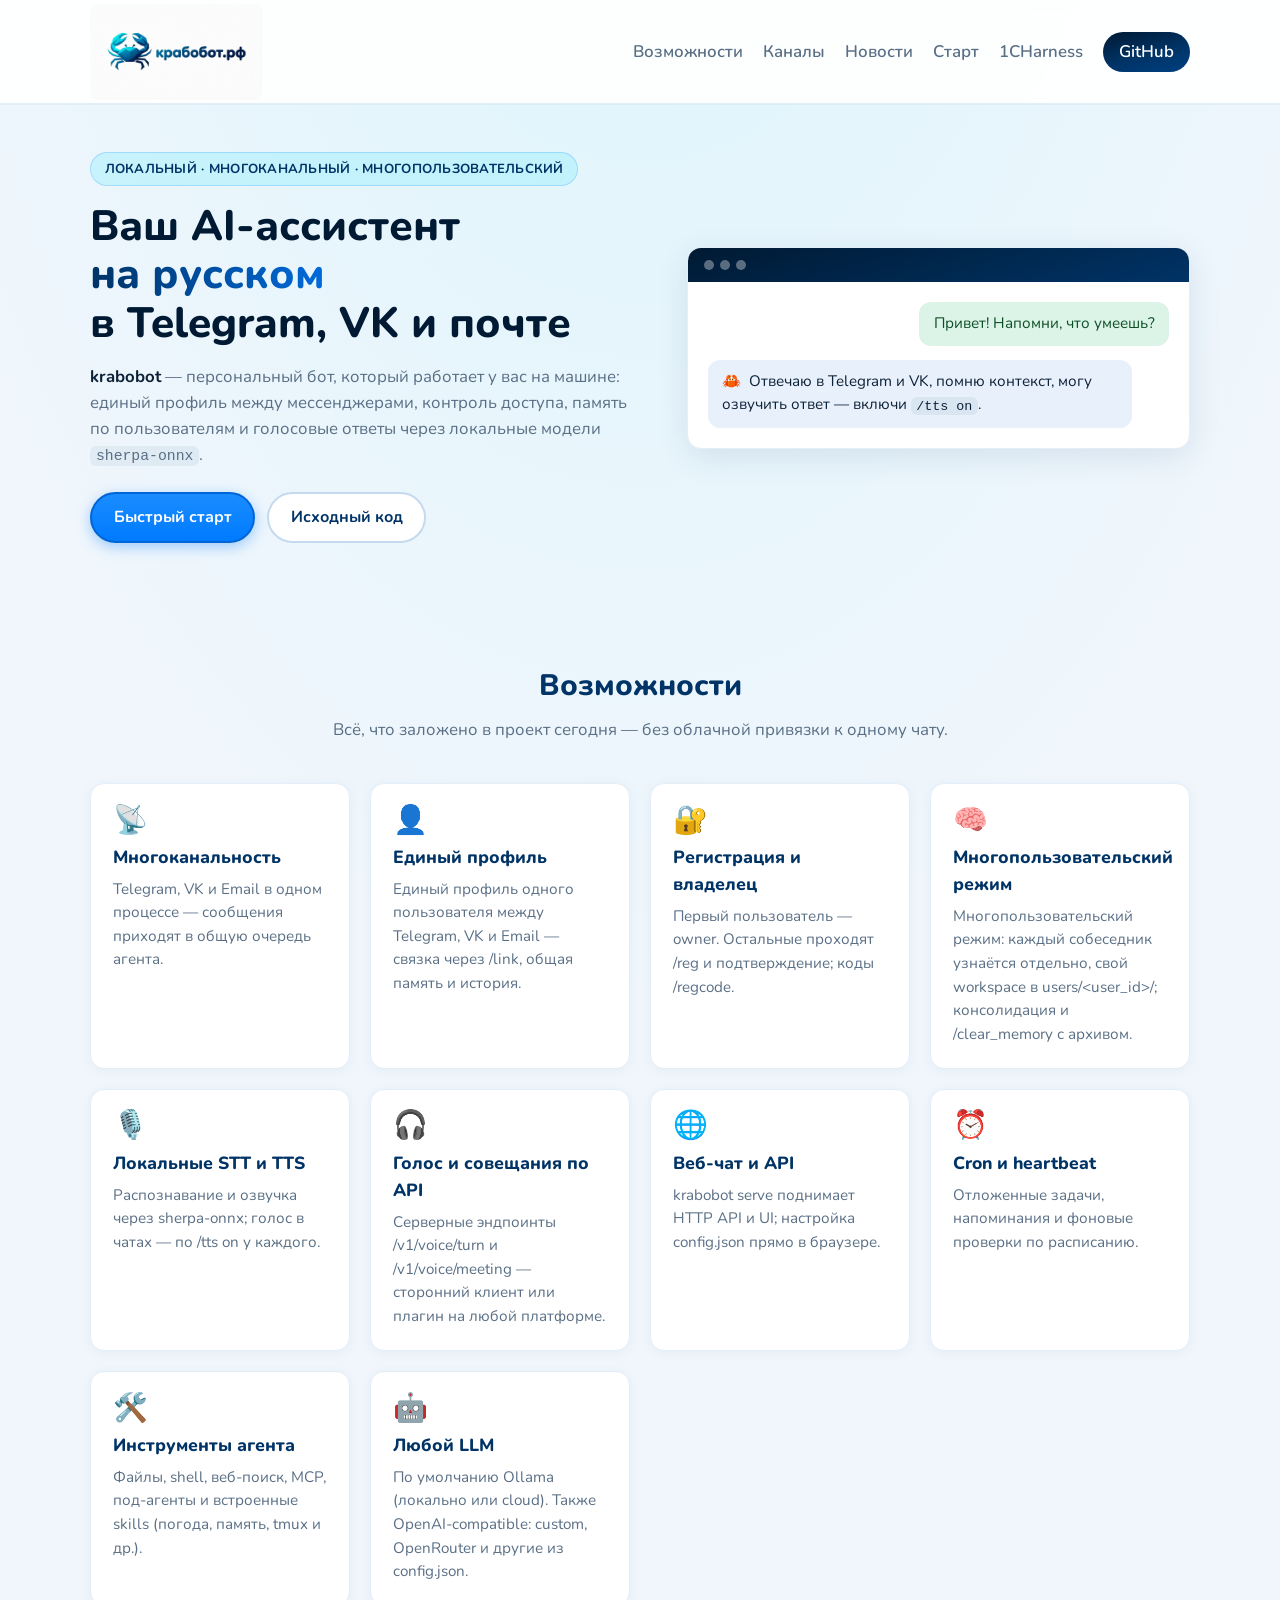
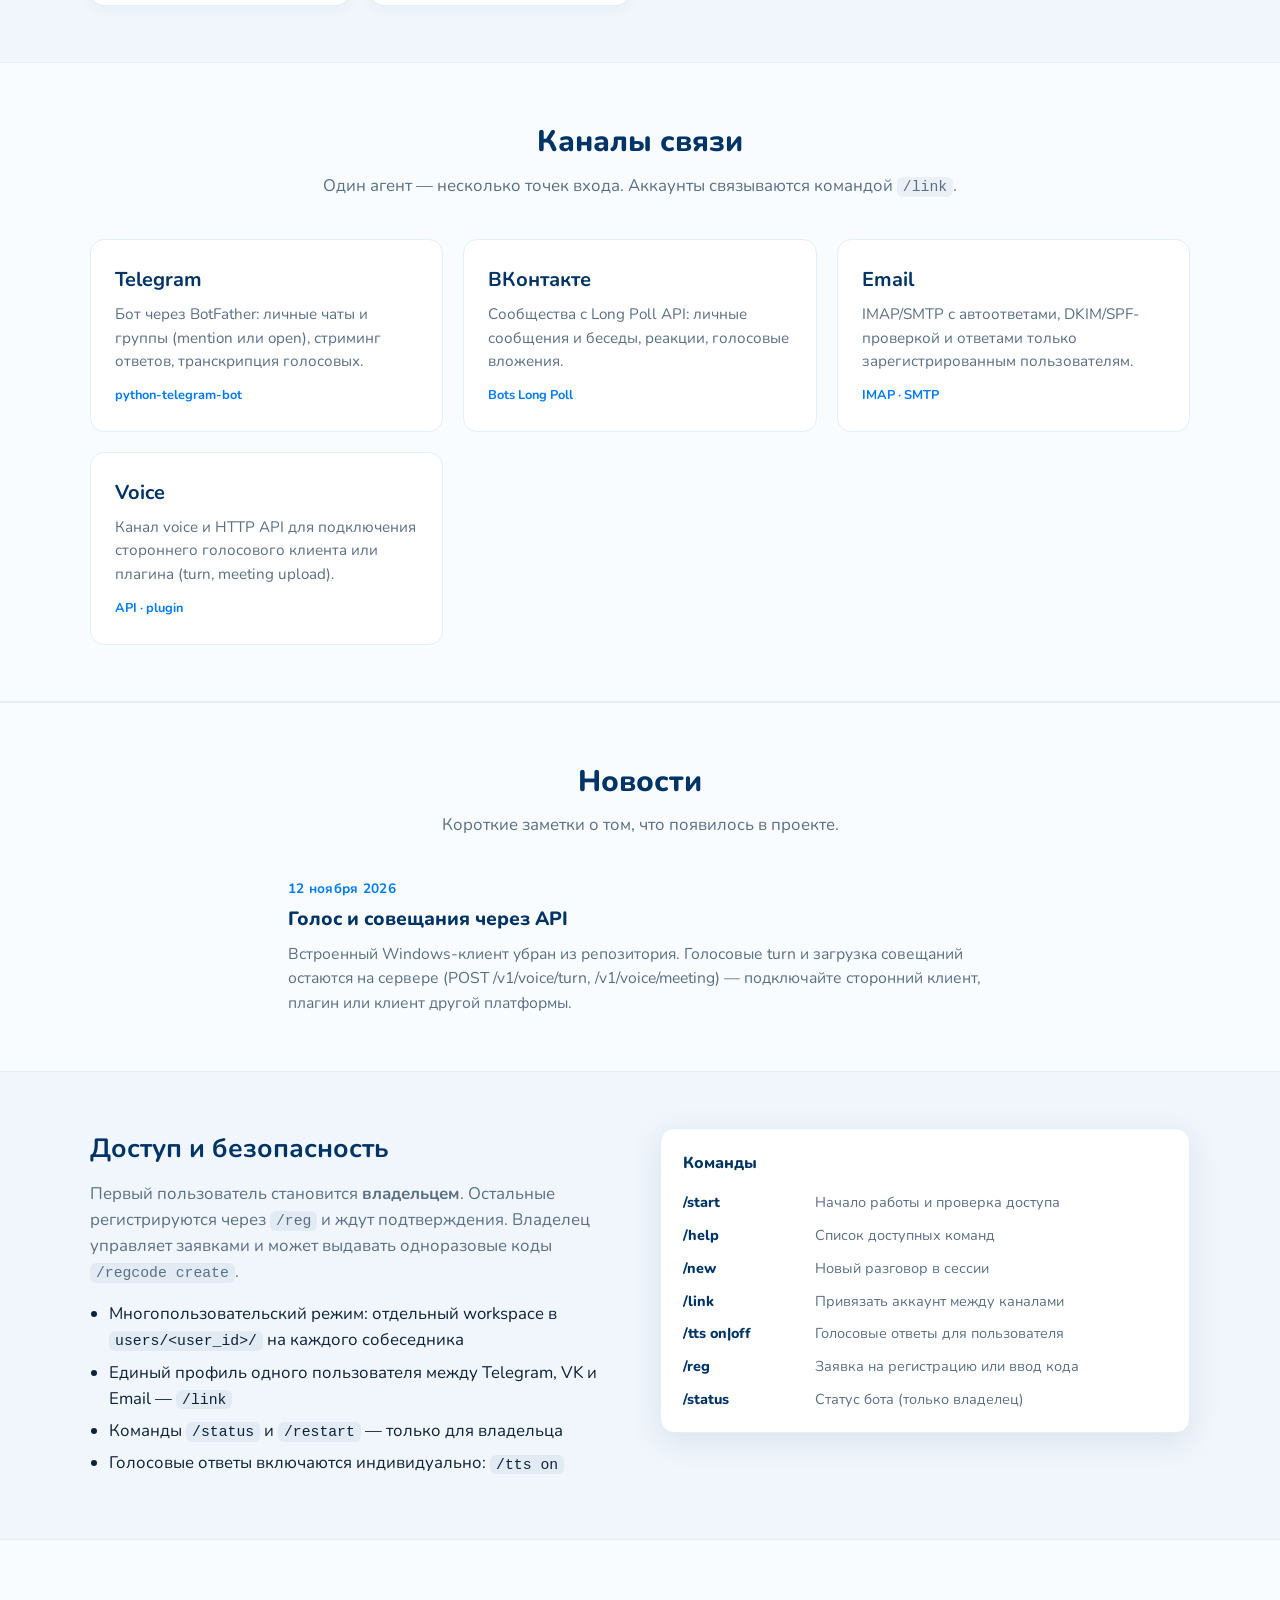
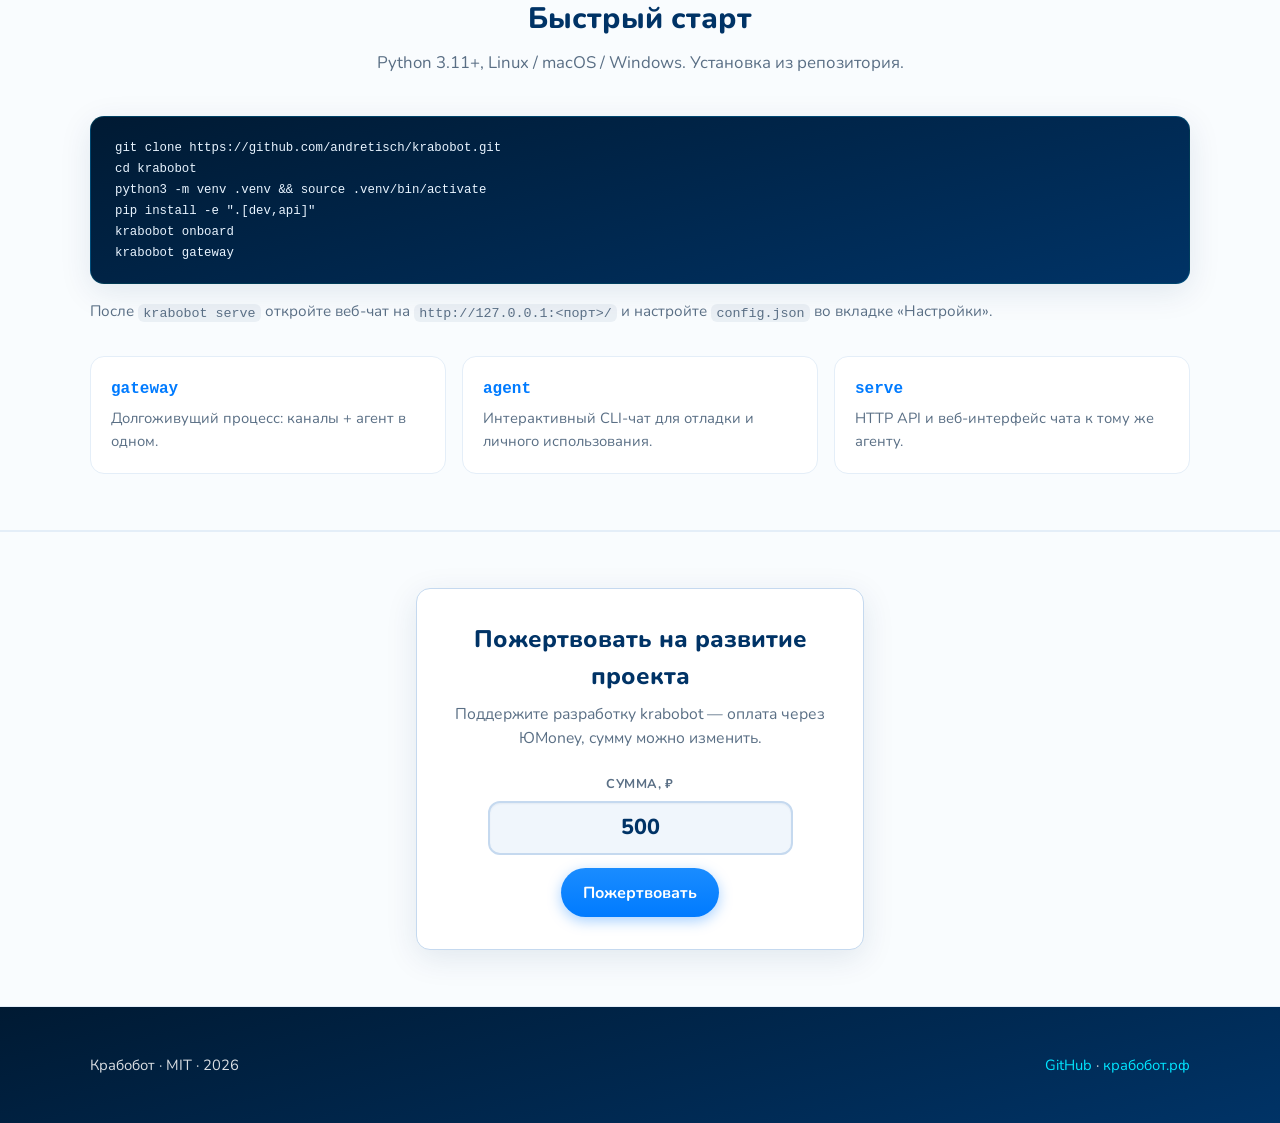
<file: site/index.html>
<!DOCTYPE html>
<html lang="ru">
<head>
  <meta charset="utf-8" />
  <meta name="viewport" content="width=device-width, initial-scale=1" />
  <meta name="description" content="Крабобот — локальный многоканальный AI-ассистент для Telegram, VK и Email с русской речью и локальным STT/TTS." />
  <meta name="theme-color" content="#003366" />
  <title>Крабобот — локальный AI-ассистент</title>
  <link rel="icon" type="image/png" href="assets/favicon.png" sizes="any" />
  <link rel="apple-touch-icon" href="assets/favicon.png" />
  <link rel="preconnect" href="https://fonts.googleapis.com" />
  <link rel="preconnect" href="https://fonts.gstatic.com" crossorigin />
  <link href="https://fonts.googleapis.com/css2?family=Nunito:wght@500;600;700;800&display=swap" rel="stylesheet" />
  <link rel="stylesheet" href="css/styles.css" />
</head>
<body>
  <header class="site-header" id="top">
    <div class="site-wrap site-header__inner">
      <a class="site-brand" href="#top" aria-label="Крабобот — на главную">
        <img src="assets/krabobot-logo.png" alt="" class="site-brand__logo" width="428" height="96" />
      </a>
      <button type="button" class="site-nav-toggle" id="nav-toggle" aria-expanded="false" aria-controls="site-nav">
        <span class="site-nav-toggle__bar"></span>
        <span class="site-nav-toggle__bar"></span>
        <span class="site-nav-toggle__bar"></span>
        <span class="visually-hidden">Меню</span>
      </button>
      <nav class="site-nav" id="site-nav" aria-label="Основная навигация">
        <a href="#features">Возможности</a>
        <a href="#channels">Каналы</a>
        <a href="#news">Новости</a>
        <a href="#start">Старт</a>
        <a href="1charness.html">1CHarness</a>
        <a class="site-nav__cta" href="https://github.com/andretisch/krabobot" target="_blank" rel="noopener noreferrer">GitHub</a>
      </nav>
    </div>
  </header>

  <main>
    <section class="hero">
      <div class="site-wrap hero__grid">
        <div class="hero__content">
          <p class="hero__badge">Локальный · многоканальный · многопользовательский</p>
          <h1 class="hero__title">
            Ваш AI-ассистент
            <span class="hero__title-accent">на русском</span>
            в Telegram, VK и почте
          </h1>
          <p class="hero__lead">
            <strong>krabobot</strong> — персональный бот, который работает у вас на машине:
            единый профиль между мессенджерами, контроль доступа, память по пользователям
            и голосовые ответы через локальные модели <code>sherpa-onnx</code>.
          </p>
          <div class="hero__actions">
            <a class="btn btn--primary" href="#start">Быстрый старт</a>
            <a class="btn btn--ghost" href="https://github.com/andretisch/krabobot" target="_blank" rel="noopener noreferrer">Исходный код</a>
          </div>
        </div>
        <div class="hero__visual" aria-hidden="true">
          <div class="hero-card">
            <div class="hero-card__head">
              <span class="hero-card__dot"></span>
              <span class="hero-card__dot"></span>
              <span class="hero-card__dot"></span>
            </div>
            <div class="hero-card__body">
              <p class="hero-card__line hero-card__line--user">Привет! Напомни, что умеешь?</p>
              <p class="hero-card__line hero-card__line--bot">
                <span class="hero-card__crab">🦀</span>
                Отвечаю в Telegram и VK, помню контекст, могу озвучить ответ — включи <code>/tts on</code>.
              </p>
            </div>
          </div>
        </div>
      </div>
    </section>

    <section class="section" id="features">
      <div class="site-wrap">
        <header class="section__head">
          <h2>Возможности</h2>
          <p>Всё, что заложено в проект сегодня — без облачной привязки к одному чату.</p>
        </header>
        <ul class="features" id="features-grid"></ul>
      </div>
    </section>

    <section class="section section--alt" id="channels">
      <div class="site-wrap">
        <header class="section__head">
          <h2>Каналы связи</h2>
          <p>Один агент — несколько точек входа. Аккаунты связываются командой <code>/link</code>.</p>
        </header>
        <ul class="channels" id="channels-grid"></ul>
      </div>
    </section>

    <section class="section section--alt" id="news">
      <div class="site-wrap">
        <header class="section__head">
          <h2>Новости</h2>
          <p>Короткие заметки о том, что появилось в проекте.</p>
        </header>
        <ul class="news" id="news-list"></ul>
      </div>
    </section>

    <section class="section" id="access">
      <div class="site-wrap access">
        <div class="access__text">
          <h2>Доступ и безопасность</h2>
          <p>
            Первый пользователь становится <strong>владельцем</strong>. Остальные регистрируются через
            <code>/reg</code> и ждут подтверждения. Владелец управляет заявками и может выдавать одноразовые коды
            <code>/regcode create</code>.
          </p>
          <ul class="access__list">
            <li>Многопользовательский режим: отдельный workspace в <code>users/&lt;user_id&gt;/</code> на каждого собеседника</li>
            <li>Единый профиль одного пользователя между Telegram, VK и Email — <code>/link</code></li>
            <li>Команды <code>/status</code> и <code>/restart</code> — только для владельца</li>
            <li>Голосовые ответы включаются индивидуально: <code>/tts on</code></li>
          </ul>
        </div>
        <div class="access__commands" aria-label="Основные команды">
          <h3 class="access__commands-title">Команды</h3>
          <dl class="cmd-list" id="cmd-list"></dl>
        </div>
      </div>
    </section>

    <section class="section section--alt" id="start">
      <div class="site-wrap start">
        <header class="section__head">
          <h2>Быстрый старт</h2>
          <p>Python 3.11+, Linux / macOS / Windows. Установка из репозитория.</p>
        </header>
        <pre class="code-block" tabindex="0"><code id="install-snippet"></code></pre>
        <p class="start__hint">
          После <code>krabobot serve</code> откройте веб-чат на <code>http://127.0.0.1:&lt;порт&gt;/</code>
          и настройте <code>config.json</code> во вкладке «Настройки».
        </p>
        <div class="modes">
          <article class="mode-card">
            <h3>gateway</h3>
            <p>Долгоживущий процесс: каналы + агент в одном.</p>
          </article>
          <article class="mode-card">
            <h3>agent</h3>
            <p>Интерактивный CLI-чат для отладки и личного использования.</p>
          </article>
          <article class="mode-card">
            <h3>serve</h3>
            <p>HTTP API и веб-интерфейс чата к тому же агенту.</p>
          </article>
        </div>
      </div>
    </section>

    <section class="section section--alt" id="donate">
      <div class="site-wrap donate">
        <form
          class="donate__form"
          method="POST"
          action="https://yoomoney.ru/quickpay/confirm.xml"
        >
          <header class="donate__head">
            <h2 class="donate__title">Пожертвовать на развитие проекта</h2>
            <p class="donate__lead">
              Поддержите разработку krabobot — оплата через ЮMoney, сумму можно изменить.
            </p>
          </header>
          <input type="hidden" name="receiver" value="41001279130944" />
          <input type="hidden" name="label" value="крабобот.рф" />
          <input type="hidden" name="quickpay-form" value="button" />
          <div class="donate__controls">
            <div class="donate__field">
              <label class="donate__label" for="donate-sum">Сумма, ₽</label>
              <input
                class="donate__input"
                id="donate-sum"
                name="sum"
                type="number"
                min="1"
                step="1"
                value="500"
                inputmode="numeric"
                required
              />
            </div>
            <button class="btn btn--primary donate__submit" type="submit">Пожертвовать</button>
          </div>
        </form>
      </div>
    </section>
  </main>

  <footer class="site-footer">
    <div class="site-wrap site-footer__inner">
      <p>Крабобот · MIT · <span id="year"></span></p>
      <p>
        <a href="https://github.com/andretisch/krabobot" target="_blank" rel="noopener noreferrer">GitHub</a>
        ·
        <a href="https://крабобот.рф">крабобот.рф</a>
      </p>
    </div>
  </footer>

  <script src="js/main.js" defer></script>
</body>
</html>
</file>
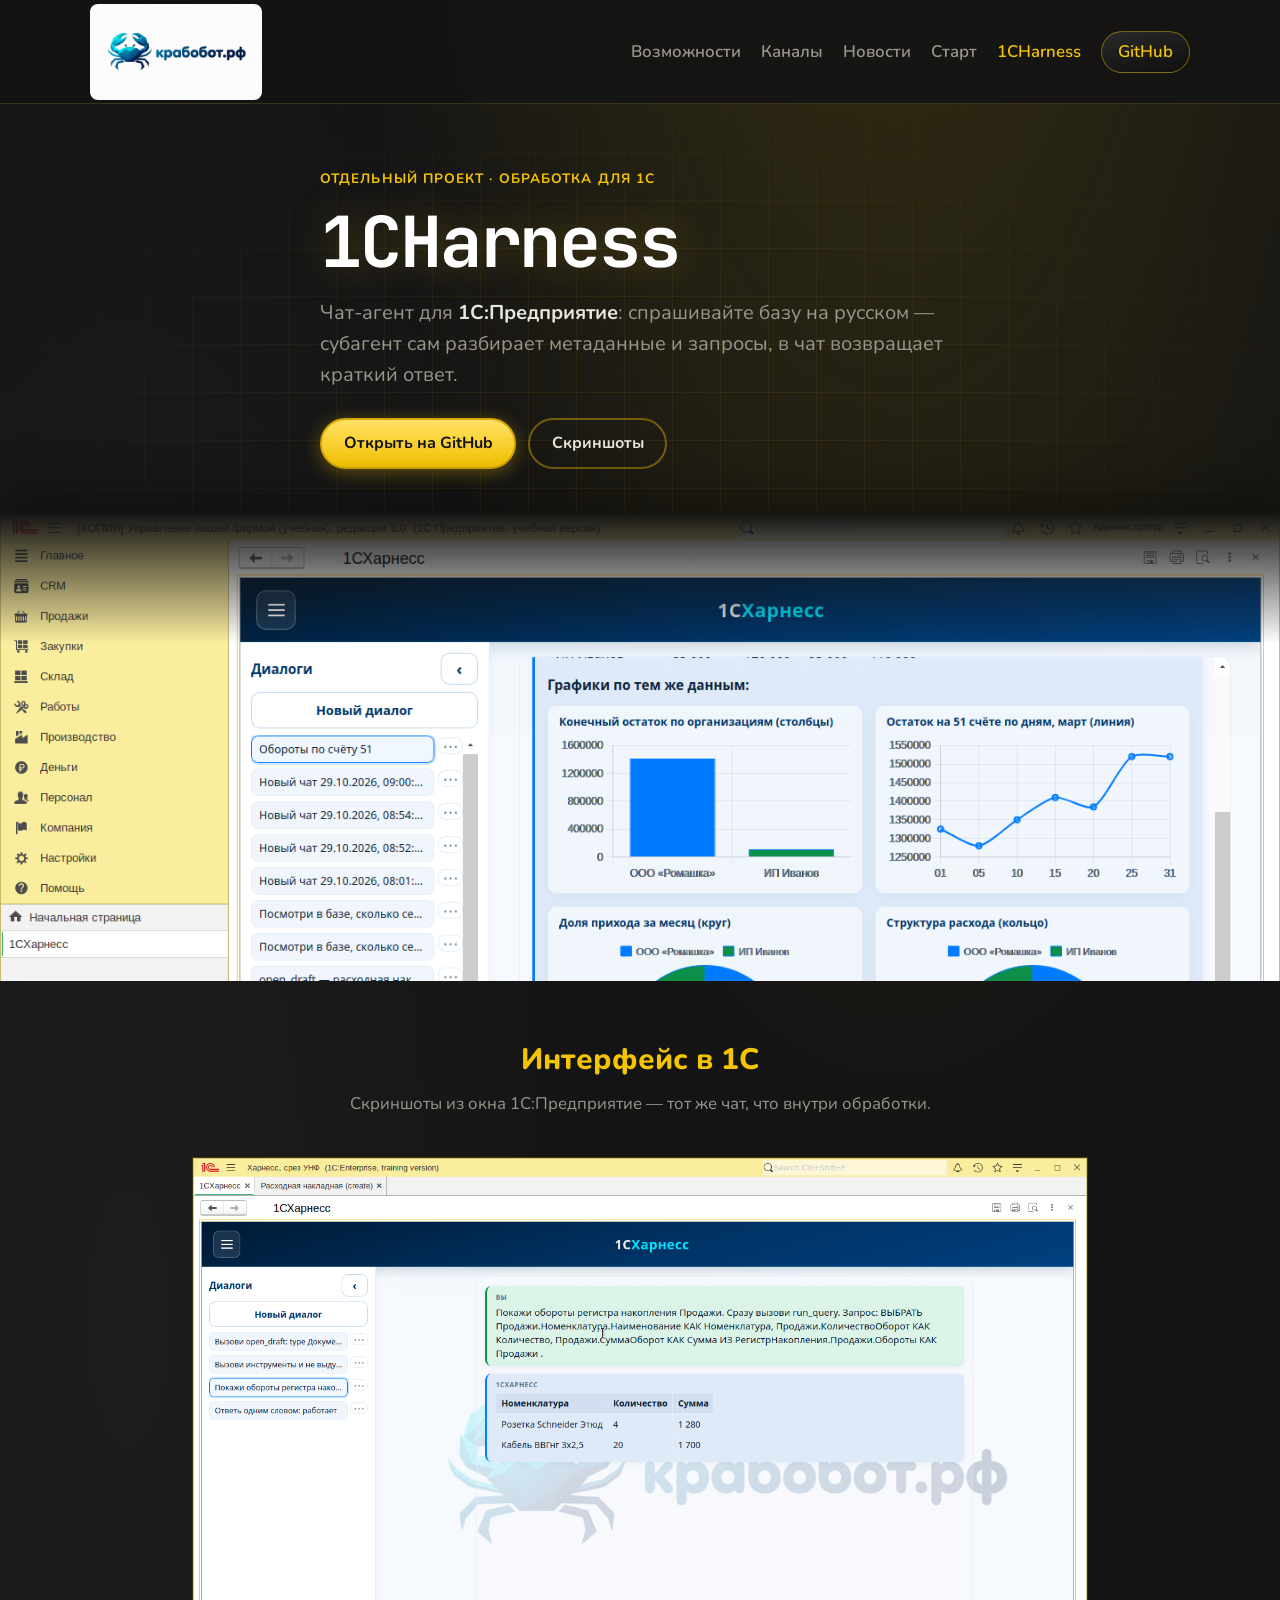
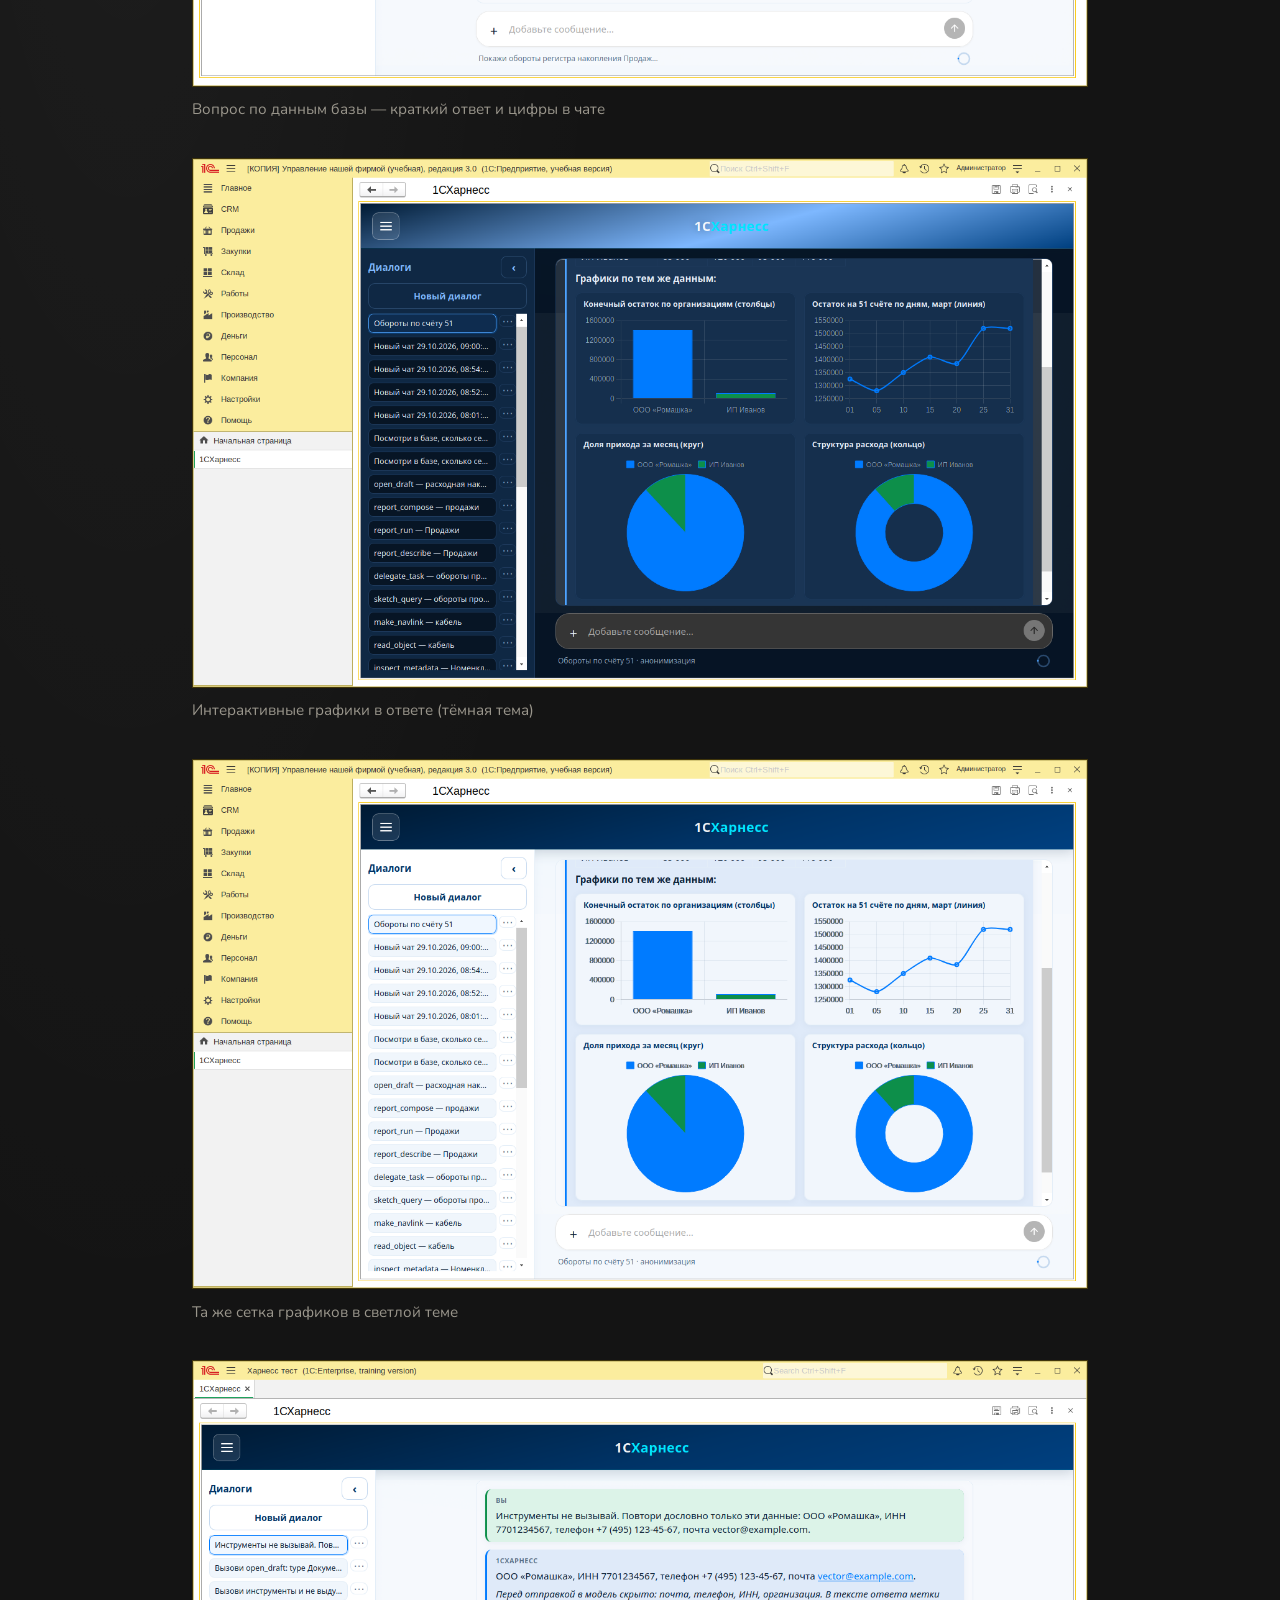
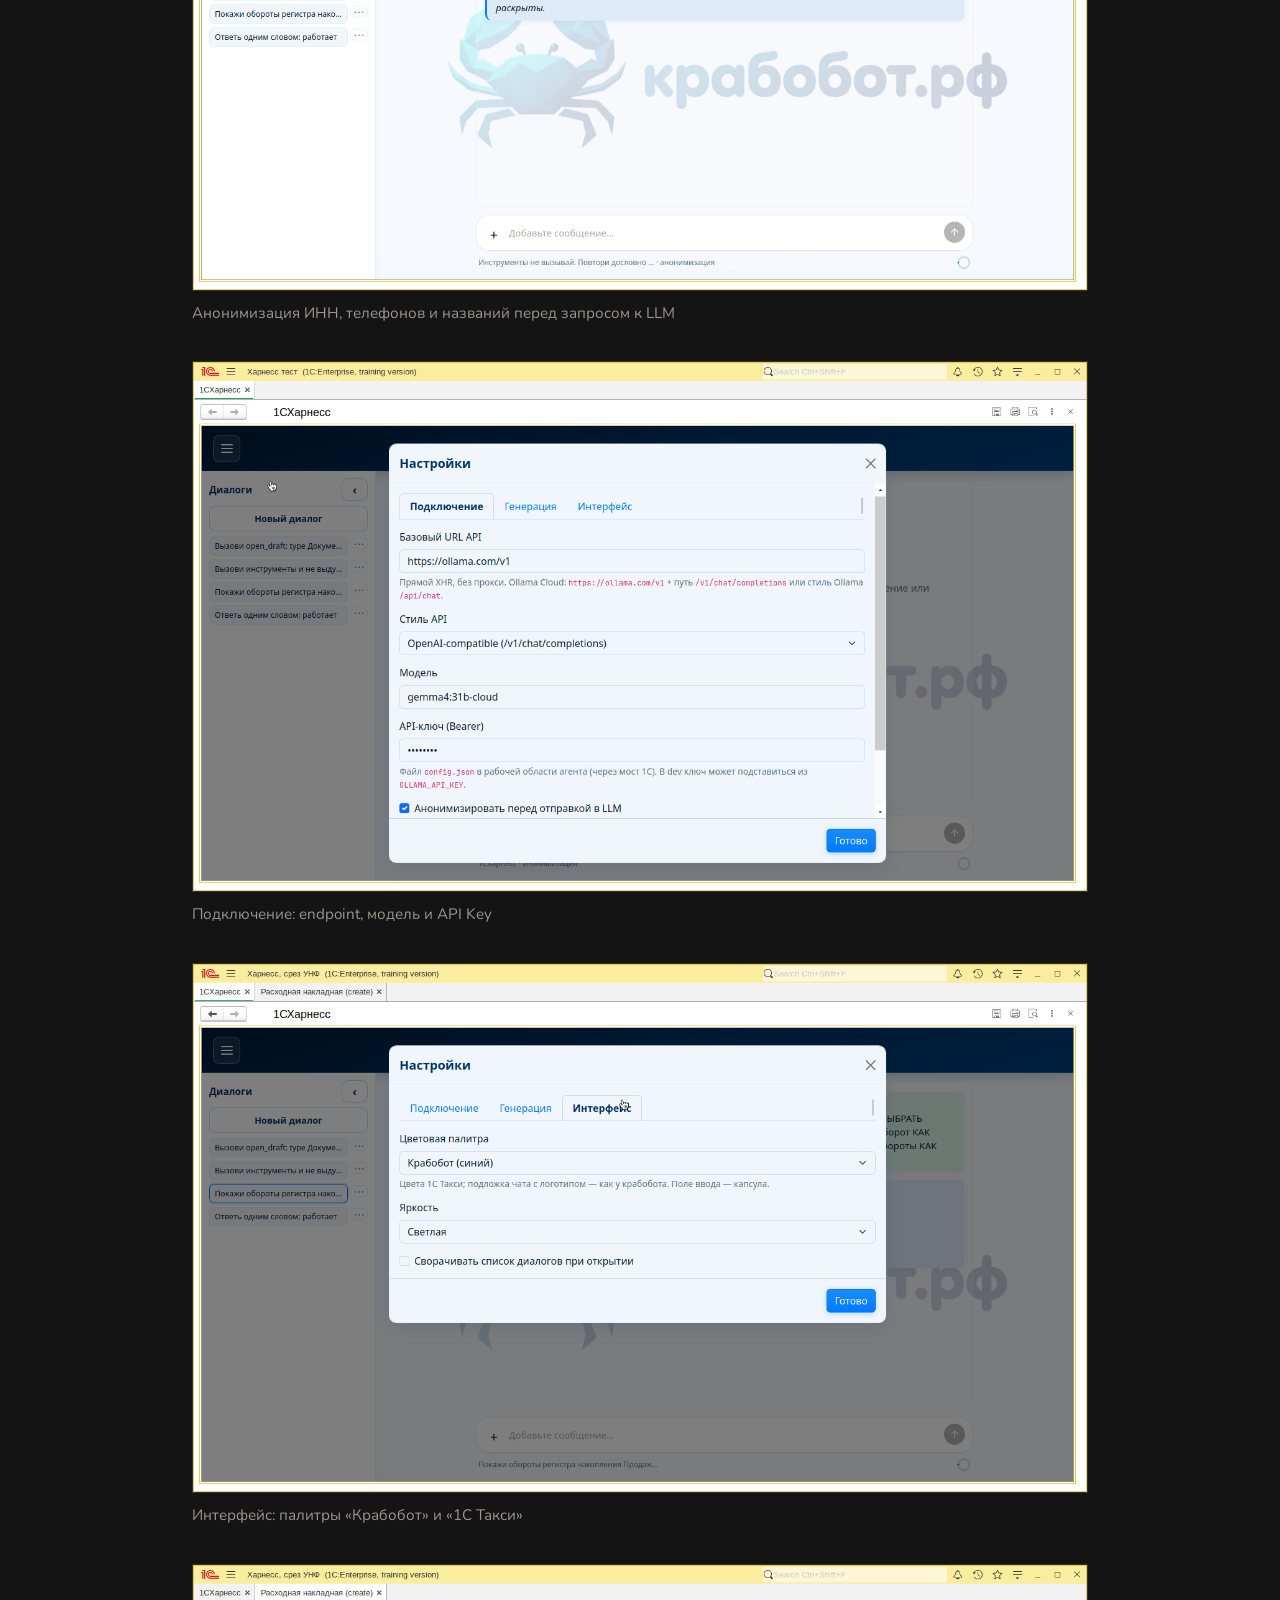
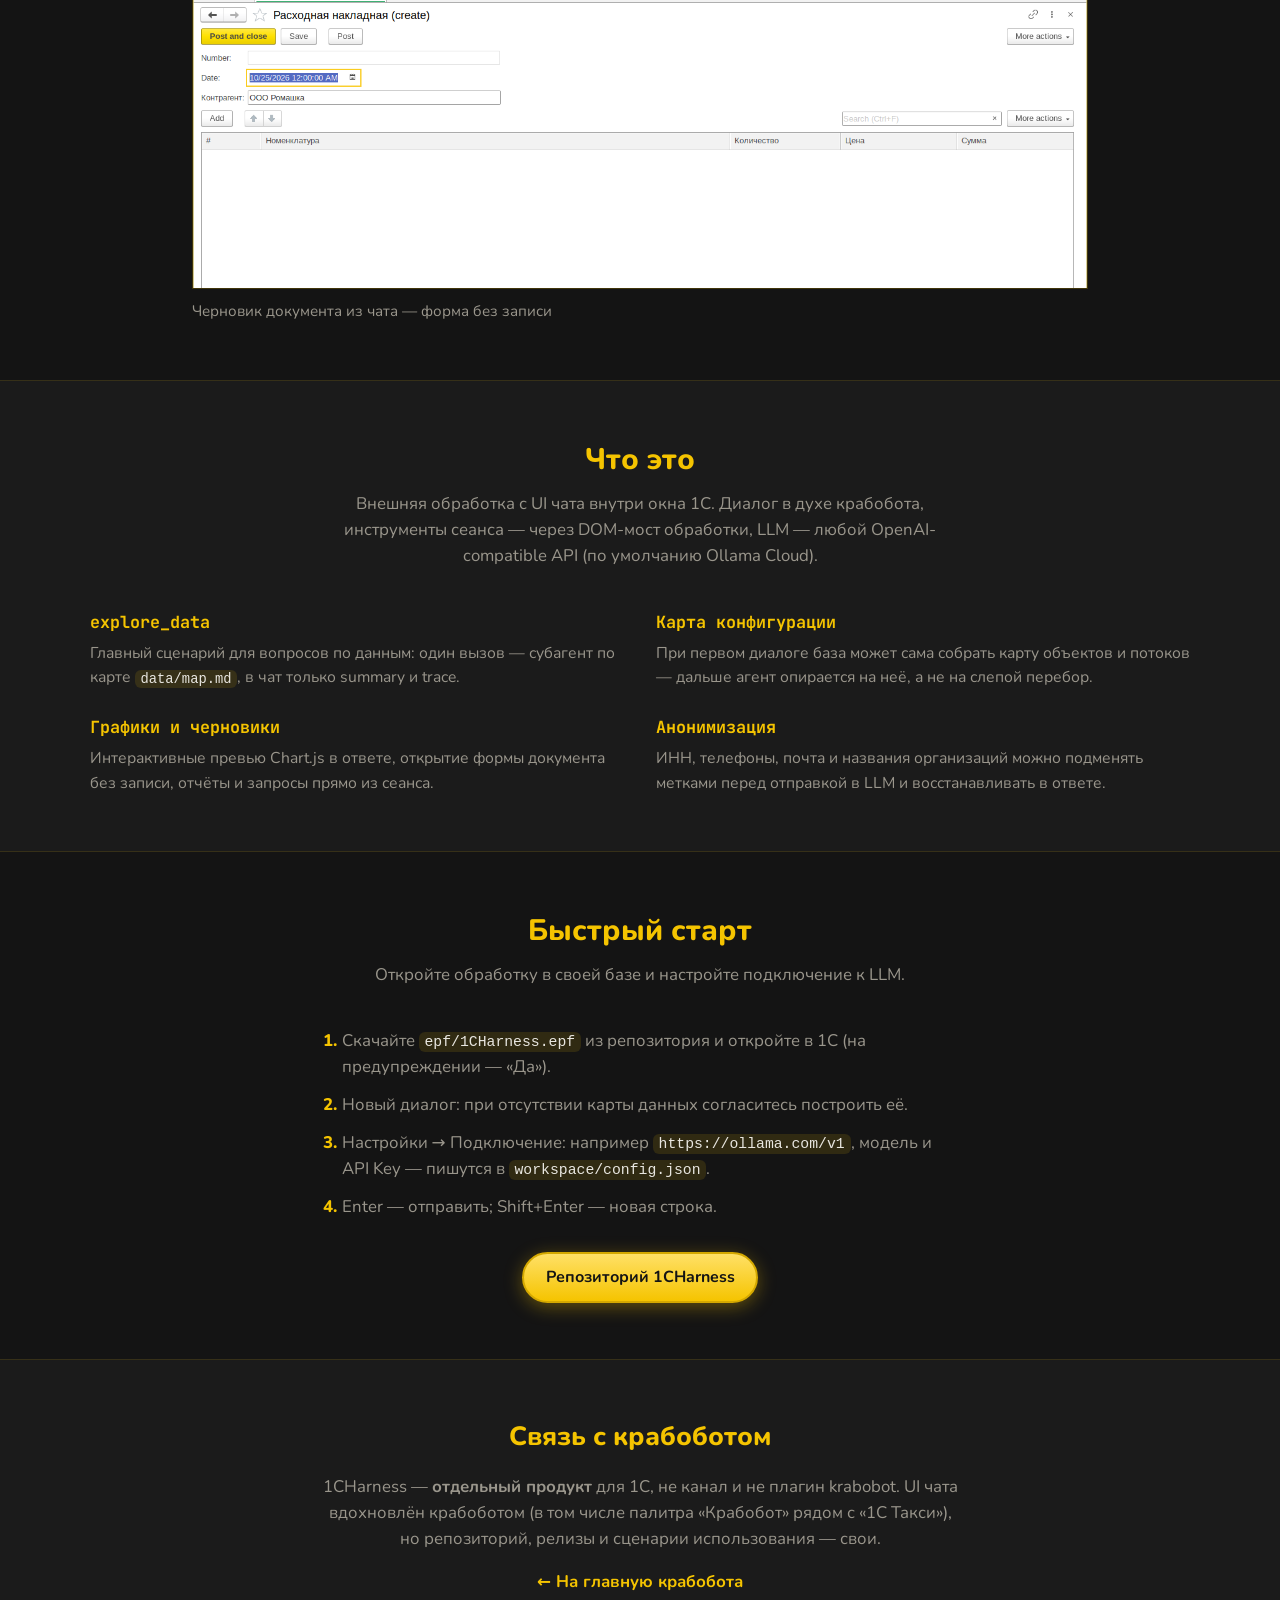
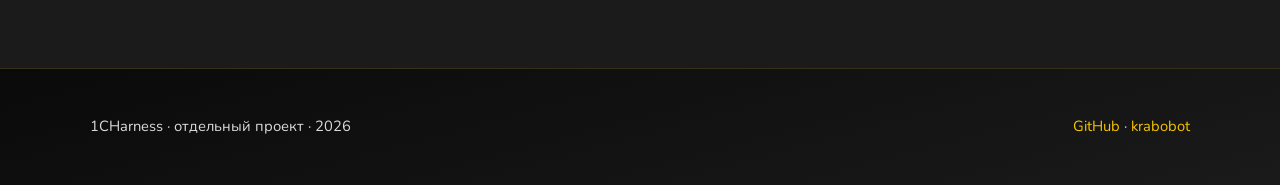
<file: site/1charness.html>
<!DOCTYPE html>
<html lang="ru">
<head>
  <meta charset="utf-8" />
  <meta name="viewport" content="width=device-width, initial-scale=1" />
  <meta name="description" content="1CHarness — чат-агент для 1С:Предприятие: вопросы по данным базы, инструменты сеанса и LLM через OpenAI-compatible API." />
  <meta name="theme-color" content="#1a1a1a" />
  <title>1CHarness — чат-агент для 1С:Предприятие</title>
  <link rel="icon" type="image/png" href="assets/favicon.png" sizes="any" />
  <link rel="apple-touch-icon" href="assets/favicon.png" />
  <link rel="preconnect" href="https://fonts.googleapis.com" />
  <link rel="preconnect" href="https://fonts.gstatic.com" crossorigin />
  <link href="https://fonts.googleapis.com/css2?family=Nunito:wght@500;600;700;800&family=JetBrains+Mono:wght@500;700&display=swap" rel="stylesheet" />
  <link rel="stylesheet" href="css/styles.css" />
</head>
<body class="page-1charness">
  <header class="site-header" id="top">
    <div class="site-wrap site-header__inner">
      <a class="site-brand" href="index.html" aria-label="Крабобот — на главную">
        <img src="assets/krabobot-logo.png" alt="" class="site-brand__logo" width="428" height="96" />
      </a>
      <button type="button" class="site-nav-toggle" id="nav-toggle" aria-expanded="false" aria-controls="site-nav">
        <span class="site-nav-toggle__bar"></span>
        <span class="site-nav-toggle__bar"></span>
        <span class="site-nav-toggle__bar"></span>
        <span class="visually-hidden">Меню</span>
      </button>
      <nav class="site-nav" id="site-nav" aria-label="Основная навигация">
        <a href="index.html#features">Возможности</a>
        <a href="index.html#channels">Каналы</a>
        <a href="index.html#news">Новости</a>
        <a href="index.html#start">Старт</a>
        <a href="1charness.html" aria-current="page">1CHarness</a>
        <a class="site-nav__cta" href="https://github.com/andretisch/1CHarness" target="_blank" rel="noopener noreferrer">GitHub</a>
      </nav>
    </div>
  </header>

  <main>
    <section class="h1c-hero">
      <div class="h1c-hero__atmosphere" aria-hidden="true"></div>
      <div class="site-wrap h1c-hero__inner">
        <p class="h1c-hero__eyebrow">Отдельный проект · обработка для 1С</p>
        <h1 class="h1c-hero__brand">1CHarness</h1>
        <p class="h1c-hero__tagline">
          Чат-агент для <strong>1С:Предприятие</strong>: спрашивайте базу на русском —
          субагент сам разбирает метаданные и запросы, в чат возвращает краткий ответ.
        </p>
        <div class="h1c-hero__actions">
          <a
            class="btn btn--h1c"
            href="https://github.com/andretisch/1CHarness"
            target="_blank"
            rel="noopener noreferrer"
          >Открыть на GitHub</a>
          <a class="btn btn--h1c-ghost" href="#screens">Скриншоты</a>
        </div>
      </div>
      <div class="h1c-hero__shot">
        <img
          src="assets/1charness/chat-charts-demo.png"
          alt="Окно 1С:Предприятие с чатом 1CHarness: таблица и сетка графиков в ответе"
          width="1438"
          height="850"
          decoding="async"
          fetchpriority="high"
        />
      </div>
    </section>

    <section class="section" id="screens">
      <div class="site-wrap h1c-screens">
        <header class="section__head">
          <h2>Интерфейс в 1С</h2>
          <p>Скриншоты из окна 1С:Предприятие — тот же чат, что внутри обработки.</p>
        </header>
        <figure class="h1c-shot">
          <img
            src="assets/1charness/chat-query.png"
            alt="Диалог с ответом по оборотам продаж"
            width="1438"
            height="850"
            loading="lazy"
            decoding="async"
          />
          <figcaption>Вопрос по данным базы — краткий ответ и цифры в чате</figcaption>
        </figure>
        <figure class="h1c-shot">
          <img
            src="assets/1charness/charts-grid-dark.png"
            alt="Графики Chart.js в чате, тёмная тема"
            width="1438"
            height="850"
            loading="lazy"
            decoding="async"
          />
          <figcaption>Интерактивные графики в ответе (тёмная тема)</figcaption>
        </figure>
        <figure class="h1c-shot">
          <img
            src="assets/1charness/charts-grid-light.png"
            alt="Графики Chart.js в чате, светлая тема"
            width="1438"
            height="850"
            loading="lazy"
            decoding="async"
          />
          <figcaption>Та же сетка графиков в светлой теме</figcaption>
        </figure>
        <figure class="h1c-shot">
          <img
            src="assets/1charness/anonymize-chat.png"
            alt="Анонимизация данных перед отправкой в LLM"
            width="1438"
            height="850"
            loading="lazy"
            decoding="async"
          />
          <figcaption>Анонимизация ИНН, телефонов и названий перед запросом к LLM</figcaption>
        </figure>
        <figure class="h1c-shot">
          <img
            src="assets/1charness/settings-connection.png"
            alt="Настройки подключения к LLM"
            width="1438"
            height="850"
            loading="lazy"
            decoding="async"
          />
          <figcaption>Подключение: endpoint, модель и API Key</figcaption>
        </figure>
        <figure class="h1c-shot">
          <img
            src="assets/1charness/settings-interface.png"
            alt="Настройки интерфейса и палитры"
            width="1438"
            height="850"
            loading="lazy"
            decoding="async"
          />
          <figcaption>Интерфейс: палитры «Крабобот» и «1С Такси»</figcaption>
        </figure>
        <figure class="h1c-shot">
          <img
            src="assets/1charness/draft-invoice.png"
            alt="Черновик расходной накладной, открытый из чата"
            width="1438"
            height="520"
            loading="lazy"
            decoding="async"
          />
          <figcaption>Черновик документа из чата — форма без записи</figcaption>
        </figure>
      </div>
    </section>

    <section class="section section--alt" id="about">
      <div class="site-wrap h1c-about">
        <header class="section__head">
          <h2>Что это</h2>
          <p>
            Внешняя обработка с UI чата внутри окна 1С. Диалог в духе крабобота,
            инструменты сеанса — через DOM-мост обработки, LLM — любой OpenAI-compatible API
            (по умолчанию Ollama Cloud).
          </p>
        </header>
        <ul class="h1c-points">
          <li>
            <h3>explore_data</h3>
            <p>
              Главный сценарий для вопросов по данным: один вызов — субагент по карте
              <code>data/map.md</code>, в чат только summary и trace.
            </p>
          </li>
          <li>
            <h3>Карта конфигурации</h3>
            <p>
              При первом диалоге база может сама собрать карту объектов и потоков —
              дальше агент опирается на неё, а не на слепой перебор.
            </p>
          </li>
          <li>
            <h3>Графики и черновики</h3>
            <p>
              Интерактивные превью Chart.js в ответе, открытие формы документа без записи,
              отчёты и запросы прямо из сеанса.
            </p>
          </li>
          <li>
            <h3>Анонимизация</h3>
            <p>
              ИНН, телефоны, почта и названия организаций можно подменять метками
              перед отправкой в LLM и восстанавливать в ответе.
            </p>
          </li>
        </ul>
      </div>
    </section>

    <section class="section" id="start-1c">
      <div class="site-wrap start">
        <header class="section__head">
          <h2>Быстрый старт</h2>
          <p>Откройте обработку в своей базе и настройте подключение к LLM.</p>
        </header>
        <ol class="h1c-steps">
          <li>Скачайте <code>epf/1CHarness.epf</code> из репозитория и откройте в 1С (на предупреждении — «Да»).</li>
          <li>Новый диалог: при отсутствии карты данных согласитесь построить её.</li>
          <li>
            Настройки → Подключение: например <code>https://ollama.com/v1</code>,
            модель и API Key — пишутся в <code>workspace/config.json</code>.
          </li>
          <li>Enter — отправить; Shift+Enter — новая строка.</li>
        </ol>
        <div class="h1c-cta-row">
          <a
            class="btn btn--h1c"
            href="https://github.com/andretisch/1CHarness"
            target="_blank"
            rel="noopener noreferrer"
          >Репозиторий 1CHarness</a>
        </div>
      </div>
    </section>

    <section class="section section--alt" id="relation">
      <div class="site-wrap h1c-relation">
        <h2>Связь с крабоботом</h2>
        <p>
          1CHarness — <strong>отдельный продукт</strong> для 1С, не канал и не плагин krabobot.
          UI чата вдохновлён крабоботом (в том числе палитра «Крабобот» рядом с «1С Такси»),
          но репозиторий, релизы и сценарии использования — свои.
        </p>
        <p>
          <a href="index.html">← На главную крабобота</a>
        </p>
      </div>
    </section>
  </main>

  <footer class="site-footer">
    <div class="site-wrap site-footer__inner">
      <p>1CHarness · отдельный проект · <span id="year"></span></p>
      <p>
        <a href="https://github.com/andretisch/1CHarness" target="_blank" rel="noopener noreferrer">GitHub</a>
        ·
        <a href="index.html">krabobot</a>
      </p>
    </div>
  </footer>

  <script src="js/main.js" defer></script>
</body>
</html>
</file>
<file: site/css/styles.css>
/* Крабобот landing — palette from krabobot web chat */
:root {
  --navy: #003366;
  --navy-deep: #001a33;
  --accent: #007bff;
  --cyan: #00e5ff;
  --bg-page: #f0f6fc;
  --surface: #ffffff;
  --border: #c5d9ef;
  --border-soft: #e4eef8;
  --text: #0d2137;
  --muted: #5a6f85;
  --user: #0d8f4a;
  --assistant-bg: #e8f0fb;
  --shadow: 0 8px 32px rgba(0, 51, 102, 0.1);
  --radius: 14px;
  --header-h: 6.5rem;
}

*,
*::before,
*::after {
  box-sizing: border-box;
}

html {
  scroll-behavior: smooth;
}

body {
  margin: 0;
  font-family: "Nunito", system-ui, -apple-system, "Segoe UI", Roboto, sans-serif;
  font-size: 1.05rem;
  line-height: 1.55;
  color: var(--text);
  background: var(--bg-page);
  background-image: radial-gradient(
    ellipse 120% 70% at 50% -15%,
    rgba(0, 229, 255, 0.1),
    transparent 55%
  );
}

img {
  max-width: 100%;
  height: auto;
}

a {
  color: var(--accent);
  text-decoration: none;
}

a:hover {
  text-decoration: underline;
}

code {
  font-family: ui-monospace, "Cascadia Code", "SF Mono", Consolas, monospace;
  font-size: 0.88em;
  background: rgba(0, 51, 102, 0.06);
  padding: 0.12em 0.4em;
  border-radius: 6px;
}

.visually-hidden {
  position: absolute;
  width: 1px;
  height: 1px;
  padding: 0;
  margin: -1px;
  overflow: hidden;
  clip: rect(0, 0, 0, 0);
  white-space: nowrap;
  border: 0;
}

.site-wrap {
  width: min(1100px, 100% - 2rem);
  margin-inline: auto;
}

/* Header */
.site-header {
  position: sticky;
  top: 0;
  z-index: 100;
  height: var(--header-h);
  background: rgba(255, 255, 255, 0.92);
  backdrop-filter: blur(10px);
  border-bottom: 1px solid var(--border-soft);
  box-shadow: 0 1px 0 rgba(0, 51, 102, 0.04);
}

.site-header__inner {
  display: flex;
  align-items: center;
  justify-content: space-between;
  height: var(--header-h);
  gap: 1rem;
}

.site-brand {
  display: inline-flex;
  align-items: center;
  text-decoration: none;
}

.site-brand:hover {
  text-decoration: none;
  opacity: 0.88;
}

.site-brand__logo {
  display: block;
  height: 6rem;
  width: auto;
  border-radius: 8px;
}

.site-nav {
  display: flex;
  align-items: center;
  gap: 1.25rem;
}

.site-nav a {
  font-weight: 600;
  color: var(--muted);
  text-decoration: none;
}

.site-nav a:hover {
  color: var(--navy);
  text-decoration: none;
}

.site-nav__cta {
  padding: 0.45rem 1rem;
  border-radius: 999px;
  background: linear-gradient(165deg, var(--navy-deep) 0%, var(--navy) 55%, #004080 100%);
  color: #fff !important;
}

.site-nav__cta:hover {
  filter: brightness(1.08);
}

.site-nav-toggle {
  display: none;
  flex-direction: column;
  justify-content: center;
  gap: 5px;
  width: 2.5rem;
  height: 2.5rem;
  padding: 0;
  border: 1px solid var(--border);
  border-radius: 10px;
  background: var(--surface);
  cursor: pointer;
}

.site-nav-toggle__bar {
  display: block;
  width: 1.1rem;
  height: 2px;
  margin-inline: auto;
  background: var(--navy);
  border-radius: 1px;
  transition: transform 0.2s ease, opacity 0.2s ease;
}

.site-nav-toggle[aria-expanded="true"] .site-nav-toggle__bar:nth-child(1) {
  transform: translateY(7px) rotate(45deg);
}

.site-nav-toggle[aria-expanded="true"] .site-nav-toggle__bar:nth-child(2) {
  opacity: 0;
}

.site-nav-toggle[aria-expanded="true"] .site-nav-toggle__bar:nth-child(3) {
  transform: translateY(-7px) rotate(-45deg);
}

/* Hero */
.hero {
  padding: 3rem 0 4rem;
}

.hero__grid {
  display: grid;
  grid-template-columns: 1.05fr 0.95fr;
  gap: 2.5rem;
  align-items: center;
}

.hero__badge {
  display: inline-block;
  margin: 0 0 1rem;
  padding: 0.35rem 0.85rem;
  font-size: 0.82rem;
  font-weight: 700;
  letter-spacing: 0.02em;
  text-transform: uppercase;
  color: var(--navy);
  background: rgba(0, 229, 255, 0.15);
  border: 1px solid rgba(0, 123, 255, 0.2);
  border-radius: 999px;
}

.hero__title {
  margin: 0 0 1rem;
  font-size: clamp(1.85rem, 4vw, 2.65rem);
  font-weight: 800;
  line-height: 1.15;
  color: var(--navy-deep);
}

.hero__title-accent {
  display: block;
  background: linear-gradient(90deg, var(--navy) 0%, var(--accent) 55%, #00a8cc 100%);
  -webkit-background-clip: text;
  background-clip: text;
  color: transparent;
}

.hero__lead {
  margin: 0 0 1.5rem;
  max-width: 36rem;
  color: var(--muted);
}

.hero__lead strong {
  color: var(--text);
}

.hero__actions {
  display: flex;
  flex-wrap: wrap;
  gap: 0.75rem;
}

.btn {
  display: inline-flex;
  align-items: center;
  justify-content: center;
  padding: 0.7rem 1.35rem;
  font-family: inherit;
  font-size: 1rem;
  font-weight: 700;
  border-radius: 999px;
  border: 2px solid transparent;
  cursor: pointer;
  text-decoration: none;
  transition: transform 0.15s ease, filter 0.15s ease, box-shadow 0.15s ease;
}

.btn:hover {
  text-decoration: none;
  transform: translateY(-1px);
}

.btn--primary {
  background: linear-gradient(180deg, #1a8cff 0%, var(--accent) 100%);
  color: #fff;
  border-color: #0066d6;
  box-shadow: 0 4px 14px rgba(0, 123, 255, 0.35);
}

.btn--primary:hover {
  filter: brightness(1.05);
}

.btn--ghost {
  background: var(--surface);
  color: var(--navy);
  border-color: var(--border);
}

.btn--ghost:hover {
  border-color: var(--accent);
  color: var(--accent);
}

.hero-card {
  background: var(--surface);
  border: 1px solid var(--border-soft);
  border-radius: var(--radius);
  box-shadow: var(--shadow);
  overflow: hidden;
}

.hero-card__head {
  display: flex;
  gap: 6px;
  padding: 0.75rem 1rem;
  background: linear-gradient(165deg, var(--navy-deep) 0%, var(--navy) 100%);
}

.hero-card__dot {
  width: 10px;
  height: 10px;
  border-radius: 50%;
  background: rgba(255, 255, 255, 0.35);
}

.hero-card__body {
  padding: 1.25rem;
  display: flex;
  flex-direction: column;
  gap: 0.85rem;
}

.hero-card__line {
  margin: 0;
  padding: 0.65rem 0.9rem;
  border-radius: 12px;
  font-size: 0.95rem;
}

.hero-card__line--user {
  align-self: flex-end;
  max-width: 85%;
  background: #dcf3e8;
  color: #0d4f24;
}

.hero-card__line--bot {
  align-self: flex-start;
  max-width: 92%;
  background: var(--assistant-bg);
  color: var(--text);
}

.hero-card__crab {
  margin-right: 0.25rem;
}

/* Sections */
.section {
  padding: 3.5rem 0;
}

.section--alt {
  background: rgba(255, 255, 255, 0.65);
  border-block: 1px solid var(--border-soft);
}

.section__head {
  text-align: center;
  max-width: 40rem;
  margin: 0 auto 2.5rem;
}

.section__head h2 {
  margin: 0 0 0.5rem;
  font-size: 1.85rem;
  font-weight: 800;
  color: var(--navy);
}

.section__head p {
  margin: 0;
  color: var(--muted);
}

/* Features */
.features {
  list-style: none;
  margin: 0;
  padding: 0;
  display: grid;
  grid-template-columns: repeat(auto-fill, minmax(260px, 1fr));
  gap: 1.25rem;
}

.feature-card {
  padding: 1.35rem;
  background: var(--surface);
  border: 1px solid var(--border-soft);
  border-radius: var(--radius);
  box-shadow: 0 2px 12px rgba(0, 51, 102, 0.05);
  transition: box-shadow 0.2s ease, border-color 0.2s ease;
}

.feature-card:hover {
  border-color: var(--border);
  box-shadow: var(--shadow);
}

.feature-card__icon {
  font-size: 1.75rem;
  line-height: 1;
  margin-bottom: 0.65rem;
}

.feature-card h3 {
  margin: 0 0 0.4rem;
  font-size: 1.1rem;
  font-weight: 800;
  color: var(--navy);
}

.feature-card p {
  margin: 0;
  font-size: 0.95rem;
  color: var(--muted);
}

/* Channels */
.channels {
  list-style: none;
  margin: 0;
  padding: 0;
  display: grid;
  grid-template-columns: repeat(auto-fit, minmax(280px, 1fr));
  gap: 1.25rem;
}

.channel-card {
  padding: 1.5rem;
  background: var(--surface);
  border-radius: var(--radius);
  border: 1px solid var(--border-soft);
}

.channel-card h3 {
  margin: 0 0 0.5rem;
  font-size: 1.25rem;
  color: var(--navy);
}

.channel-card p {
  margin: 0;
  color: var(--muted);
  font-size: 0.95rem;
}

.channel-card__tag {
  display: inline-block;
  margin-top: 0.75rem;
  font-size: 0.8rem;
  font-weight: 700;
  color: var(--accent);
}

/* News */
.news {
  list-style: none;
  margin: 0;
  padding: 0;
  display: grid;
  gap: 1.25rem;
  max-width: 44rem;
  margin-inline: auto;
}

.news-item {
  padding: 0;
  border-top: 1px solid var(--border-soft);
  padding-top: 1.25rem;
}

.news-item:first-child {
  border-top: none;
  padding-top: 0;
}

.news-item__date {
  display: block;
  margin-bottom: 0.35rem;
  font-size: 0.85rem;
  font-weight: 700;
  letter-spacing: 0.02em;
  color: var(--accent);
}

.news-item__title {
  margin: 0 0 0.45rem;
  font-size: 1.2rem;
  font-weight: 800;
  color: var(--navy);
}

.news-item__text {
  margin: 0;
  font-size: 0.98rem;
  color: var(--muted);
}

/* Access */
.access {
  display: grid;
  grid-template-columns: 1fr 1fr;
  gap: 2.5rem;
  align-items: start;
}

.access h2 {
  margin: 0 0 0.75rem;
  font-size: 1.65rem;
  color: var(--navy);
}

.access p {
  margin: 0 0 1rem;
  color: var(--muted);
}

.access__list {
  margin: 0;
  padding-left: 1.2rem;
  color: var(--text);
}

.access__list li {
  margin-bottom: 0.4rem;
}

.access__commands {
  padding: 1.35rem;
  background: var(--surface);
  border: 1px solid var(--border-soft);
  border-radius: var(--radius);
  box-shadow: var(--shadow);
}

.access__commands-title {
  margin: 0 0 1rem;
  font-size: 1rem;
  font-weight: 800;
  color: var(--navy);
}

.cmd-list {
  margin: 0;
  display: grid;
  gap: 0.65rem;
}

.cmd-list div {
  display: grid;
  grid-template-columns: 7.5rem 1fr;
  gap: 0.75rem;
  align-items: baseline;
  font-size: 0.9rem;
}

.cmd-list dt {
  margin: 0;
  font-weight: 800;
  color: var(--navy);
}

.cmd-list dd {
  margin: 0;
  color: var(--muted);
}

/* Start */
.code-block {
  margin: 0 0 1rem;
  padding: 1.25rem 1.5rem;
  overflow-x: auto;
  font-size: 0.88rem;
  line-height: 1.5;
  color: #e8f4ff;
  background: linear-gradient(165deg, var(--navy-deep) 0%, var(--navy) 100%);
  border-radius: var(--radius);
  border: 1px solid rgba(0, 229, 255, 0.15);
  box-shadow: var(--shadow);
}

.code-block code {
  background: none;
  padding: 0;
  color: inherit;
}

.start__hint {
  margin: 0 0 2rem;
  color: var(--muted);
  font-size: 0.95rem;
}

.modes {
  display: grid;
  grid-template-columns: repeat(3, 1fr);
  gap: 1rem;
}

.mode-card {
  padding: 1.25rem;
  background: var(--surface);
  border: 1px solid var(--border-soft);
  border-radius: var(--radius);
}

.mode-card h3 {
  margin: 0 0 0.35rem;
  font-family: ui-monospace, monospace;
  font-size: 1rem;
  color: var(--accent);
}

.mode-card p {
  margin: 0;
  font-size: 0.92rem;
  color: var(--muted);
}

/* Footer */
.site-footer {
  padding: 2rem 0;
  background: linear-gradient(165deg, var(--navy-deep) 0%, var(--navy) 100%);
  color: rgba(255, 255, 255, 0.85);
}

.site-footer__inner {
  display: flex;
  flex-wrap: wrap;
  justify-content: space-between;
  gap: 0.5rem;
  font-size: 0.92rem;
}

.site-footer a {
  color: var(--cyan);
}

.site-footer a:hover {
  color: #fff;
}

.donate {
  display: flex;
  justify-content: center;
}

.donate__form {
  width: 100%;
  max-width: 28rem;
  margin-inline: auto;
  padding: 2rem 1.75rem;
  text-align: center;
  background: var(--surface);
  border: 1px solid var(--border);
  border-radius: var(--radius);
  box-shadow: var(--shadow);
}

.donate__head {
  margin-bottom: 1.5rem;
}

.donate__title {
  margin: 0 0 0.5rem;
  font-size: 1.5rem;
  font-weight: 800;
  color: var(--navy);
}

.donate__lead {
  margin: 0;
  font-size: 0.98rem;
  line-height: 1.5;
  color: var(--muted);
}

.donate__controls {
  display: flex;
  flex-wrap: wrap;
  justify-content: center;
  align-items: flex-end;
  gap: 0.85rem 1rem;
}

.donate__field {
  flex: 0 1 auto;
  min-width: 9rem;
}

.donate__label {
  display: block;
  margin-bottom: 0.4rem;
  font-size: 0.8rem;
  font-weight: 700;
  letter-spacing: 0.04em;
  text-transform: uppercase;
  color: var(--muted);
}

.donate__input {
  box-sizing: border-box;
  width: 100%;
  min-width: 9rem;
  padding: 0.75rem 1rem;
  font-family: inherit;
  font-size: 1.35rem;
  font-weight: 800;
  line-height: 1.2;
  color: var(--navy);
  text-align: center;
  background: var(--bg-page);
  border: 2px solid var(--border);
  border-radius: 12px;
  box-shadow: inset 0 1px 2px rgba(0, 51, 102, 0.06);
  appearance: textfield;
  -moz-appearance: textfield;
  transition: border-color 0.15s ease, box-shadow 0.15s ease;
}

.donate__input::-webkit-outer-spin-button,
.donate__input::-webkit-inner-spin-button {
  -webkit-appearance: none;
  margin: 0;
}

.donate__input:hover {
  border-color: #9eb8d4;
}

.donate__input:focus {
  outline: none;
  border-color: var(--accent);
  box-shadow:
    inset 0 1px 2px rgba(0, 51, 102, 0.06),
    0 0 0 3px rgba(0, 123, 255, 0.2);
}

.donate__submit {
  flex: 0 0 auto;
  align-self: flex-end;
  min-height: 3.05rem;
  border: none;
  cursor: pointer;
}

/* Responsive */
@media (max-width: 900px) {
  .hero__grid {
    grid-template-columns: 1fr;
  }

  .hero__visual {
    order: -1;
  }

  .access {
    grid-template-columns: 1fr;
  }

  .modes {
    grid-template-columns: 1fr;
  }
}

@media (max-width: 520px) {
  .donate__controls {
    flex-direction: column;
    align-items: stretch;
  }

  .donate__field {
    min-width: 0;
  }

  .donate__submit {
    width: 100%;
    min-height: auto;
  }
}

@media (max-width: 720px) {
  .site-nav-toggle {
    display: flex;
  }

  .site-nav {
    position: fixed;
    top: var(--header-h);
    left: 0;
    right: 0;
    flex-direction: column;
    align-items: stretch;
    gap: 0;
    padding: 0.75rem;
    background: var(--surface);
    border-bottom: 1px solid var(--border);
    box-shadow: var(--shadow);
    transform: translateY(-120%);
    opacity: 0;
    pointer-events: none;
    transition: transform 0.22s ease, opacity 0.22s ease;
  }

  .site-nav.is-open {
    transform: translateY(0);
    opacity: 1;
    pointer-events: auto;
  }

  .site-nav a {
    padding: 0.75rem 1rem;
    border-radius: 10px;
  }

  .site-nav a:hover {
    background: var(--bg-page);
  }

  .site-nav__cta {
    text-align: center;
    margin-top: 0.5rem;
  }

  .cmd-list div {
    grid-template-columns: 1fr;
    gap: 0.2rem;
  }
}

/* —— 1CHarness product page (Taxi-inspired, related to site shell) —— */
.page-1charness {
  --h1c-ink: #141414;
  --h1c-panel: #1f1f1f;
  --h1c-taxi: #f5c400;
  --h1c-taxi-deep: #d4a800;
  --h1c-mist: #e8e6e0;
  --h1c-muted: #9a968c;
  background: var(--h1c-ink);
  color: var(--h1c-mist);
  background-image:
    radial-gradient(ellipse 90% 55% at 70% -10%, rgba(245, 196, 0, 0.18), transparent 50%),
    radial-gradient(ellipse 70% 45% at 10% 20%, rgba(255, 255, 255, 0.04), transparent 55%);
}

.page-1charness .site-header {
  background: rgba(20, 20, 20, 0.92);
  border-bottom-color: rgba(245, 196, 0, 0.18);
  box-shadow: none;
}

.page-1charness .site-nav a {
  color: var(--h1c-muted);
}

.page-1charness .site-nav a:hover,
.page-1charness .site-nav a[aria-current="page"] {
  color: var(--h1c-taxi);
}

.page-1charness .site-nav__cta {
  background: linear-gradient(165deg, #2a2a2a 0%, #1a1a1a 55%, #0f0f0f 100%);
  color: var(--h1c-taxi) !important;
  border: 1px solid rgba(245, 196, 0, 0.45);
}

.page-1charness .site-nav-toggle {
  background: var(--h1c-panel);
  border-color: rgba(245, 196, 0, 0.35);
}

.page-1charness .site-nav-toggle__bar {
  background: var(--h1c-taxi);
}

.page-1charness .section__head h2,
.page-1charness .h1c-relation h2 {
  color: var(--h1c-taxi);
}

.page-1charness .section__head p,
.page-1charness .h1c-relation p {
  color: var(--h1c-muted);
}

.page-1charness .section--alt {
  background: rgba(255, 255, 255, 0.03);
  border-block-color: rgba(245, 196, 0, 0.12);
}

.page-1charness code {
  background: rgba(245, 196, 0, 0.12);
  color: var(--h1c-mist);
}

.page-1charness .site-footer {
  background: linear-gradient(165deg, #0a0a0a 0%, #1a1a1a 100%);
}

.page-1charness .site-footer a {
  color: var(--h1c-taxi);
}

.h1c-hero {
  position: relative;
  min-height: calc(100vh - var(--header-h));
  display: flex;
  flex-direction: column;
  justify-content: center;
  padding: 4rem 0 0;
  overflow: hidden;
}

.h1c-hero__atmosphere {
  position: absolute;
  inset: 0;
  background-image:
    linear-gradient(90deg, rgba(245, 196, 0, 0.07) 1px, transparent 1px),
    linear-gradient(rgba(245, 196, 0, 0.07) 1px, transparent 1px);
  background-size: 48px 48px;
  mask-image: radial-gradient(ellipse 75% 70% at 50% 40%, #000 20%, transparent 75%);
  pointer-events: none;
  animation: h1c-grid-drift 28s linear infinite;
}

@keyframes h1c-grid-drift {
  from {
    background-position: 0 0, 0 0;
  }
  to {
    background-position: 48px 48px, 48px 48px;
  }
}

.h1c-hero__inner {
  position: relative;
  z-index: 1;
  max-width: 40rem;
}

.h1c-hero__eyebrow {
  margin: 0 0 1rem;
  font-size: 0.85rem;
  font-weight: 700;
  letter-spacing: 0.08em;
  text-transform: uppercase;
  color: var(--h1c-taxi);
  opacity: 0;
  animation: h1c-rise 0.7s ease 0.1s forwards;
}

.h1c-hero__brand {
  margin: 0 0 1.1rem;
  font-family: "JetBrains Mono", ui-monospace, monospace;
  font-size: clamp(2.6rem, 9vw, 4.4rem);
  font-weight: 700;
  line-height: 1.05;
  letter-spacing: -0.03em;
  color: #fff;
  text-shadow: 0 0 40px rgba(245, 196, 0, 0.25);
  opacity: 0;
  animation: h1c-rise 0.75s ease 0.22s forwards;
}

.h1c-hero__tagline {
  margin: 0 0 1.75rem;
  font-size: clamp(1.05rem, 2.2vw, 1.25rem);
  line-height: 1.55;
  color: var(--h1c-muted);
  opacity: 0;
  animation: h1c-rise 0.75s ease 0.36s forwards;
}

.h1c-hero__tagline strong {
  color: var(--h1c-mist);
  font-weight: 700;
}

.h1c-hero__actions {
  display: flex;
  flex-wrap: wrap;
  gap: 0.75rem;
  opacity: 0;
  animation: h1c-rise 0.75s ease 0.5s forwards;
}

.h1c-hero__shot {
  position: relative;
  z-index: 1;
  margin-top: 2.75rem;
  width: 100%;
  opacity: 0;
  animation: h1c-rise 0.9s ease 0.62s forwards;
}

.h1c-hero__shot::before {
  content: "";
  position: absolute;
  inset: 0 0 auto;
  height: 28%;
  z-index: 1;
  pointer-events: none;
  background: linear-gradient(180deg, var(--h1c-ink) 0%, transparent 100%);
}

.h1c-hero__shot img {
  display: block;
  width: 100%;
  height: auto;
  max-height: min(52vh, 560px);
  object-fit: cover;
  object-position: top center;
  border: 0;
  border-top: 1px solid rgba(245, 196, 0, 0.28);
  box-shadow: 0 -18px 48px rgba(0, 0, 0, 0.35);
}

@keyframes h1c-rise {
  from {
    opacity: 0;
    transform: translateY(14px);
  }
  to {
    opacity: 1;
    transform: translateY(0);
  }
}

.btn--h1c {
  background: linear-gradient(180deg, #ffe066 0%, var(--h1c-taxi) 100%);
  color: var(--h1c-ink);
  border-color: var(--h1c-taxi-deep);
  box-shadow: 0 4px 18px rgba(245, 196, 0, 0.35);
}

.btn--h1c:hover {
  filter: brightness(1.05);
  color: var(--h1c-ink);
}

.btn--h1c-ghost {
  background: transparent;
  color: var(--h1c-mist);
  border-color: rgba(245, 196, 0, 0.4);
}

.btn--h1c-ghost:hover {
  border-color: var(--h1c-taxi);
  color: var(--h1c-taxi);
}

.h1c-points {
  list-style: none;
  margin: 0;
  padding: 0;
  display: grid;
  grid-template-columns: repeat(2, 1fr);
  gap: 1.5rem 2rem;
}

.h1c-points h3 {
  margin: 0 0 0.4rem;
  font-family: "JetBrains Mono", ui-monospace, monospace;
  font-size: 1.05rem;
  font-weight: 700;
  color: var(--h1c-taxi);
}

.h1c-points p {
  margin: 0;
  font-size: 0.98rem;
  color: var(--h1c-muted);
}

.h1c-steps {
  margin: 0 auto 2rem;
  max-width: 40rem;
  padding-left: 1.35rem;
  color: var(--h1c-mist);
}

.h1c-steps li {
  margin-bottom: 0.75rem;
  color: var(--h1c-muted);
}

.h1c-steps li::marker {
  color: var(--h1c-taxi);
  font-weight: 800;
}

.h1c-cta-row {
  display: flex;
  justify-content: center;
}

.h1c-screens {
  max-width: 56rem;
}

.h1c-shot {
  margin: 0 0 2.25rem;
}

.h1c-shot:last-child {
  margin-bottom: 0;
}

.h1c-shot img {
  display: block;
  width: 100%;
  height: auto;
  border: 1px solid rgba(245, 196, 0, 0.22);
  background: #0d0d0d;
}

.h1c-shot figcaption {
  margin-top: 0.7rem;
  font-size: 0.95rem;
  color: var(--h1c-muted);
}

.h1c-relation {
  max-width: 40rem;
  margin-inline: auto;
  text-align: center;
}

.h1c-relation h2 {
  margin: 0 0 0.75rem;
  font-size: 1.65rem;
  font-weight: 800;
}

.h1c-relation a {
  color: var(--h1c-taxi);
  font-weight: 700;
}

@media (max-width: 720px) {
  .page-1charness .site-nav {
    background: var(--h1c-panel);
    border-bottom-color: rgba(245, 196, 0, 0.2);
  }

  .page-1charness .site-nav a:hover {
    background: rgba(245, 196, 0, 0.08);
  }

  .h1c-points {
    grid-template-columns: 1fr;
  }

  .h1c-hero {
    min-height: auto;
    padding: 3rem 0 0;
  }

  .h1c-hero__shot img {
    max-height: min(42vh, 360px);
  }
}

@media (prefers-reduced-motion: reduce) {
  .h1c-hero__atmosphere {
    animation: none;
  }

  .h1c-hero__eyebrow,
  .h1c-hero__brand,
  .h1c-hero__tagline,
  .h1c-hero__actions,
  .h1c-hero__shot {
    opacity: 1;
    animation: none;
  }
}
</file>
